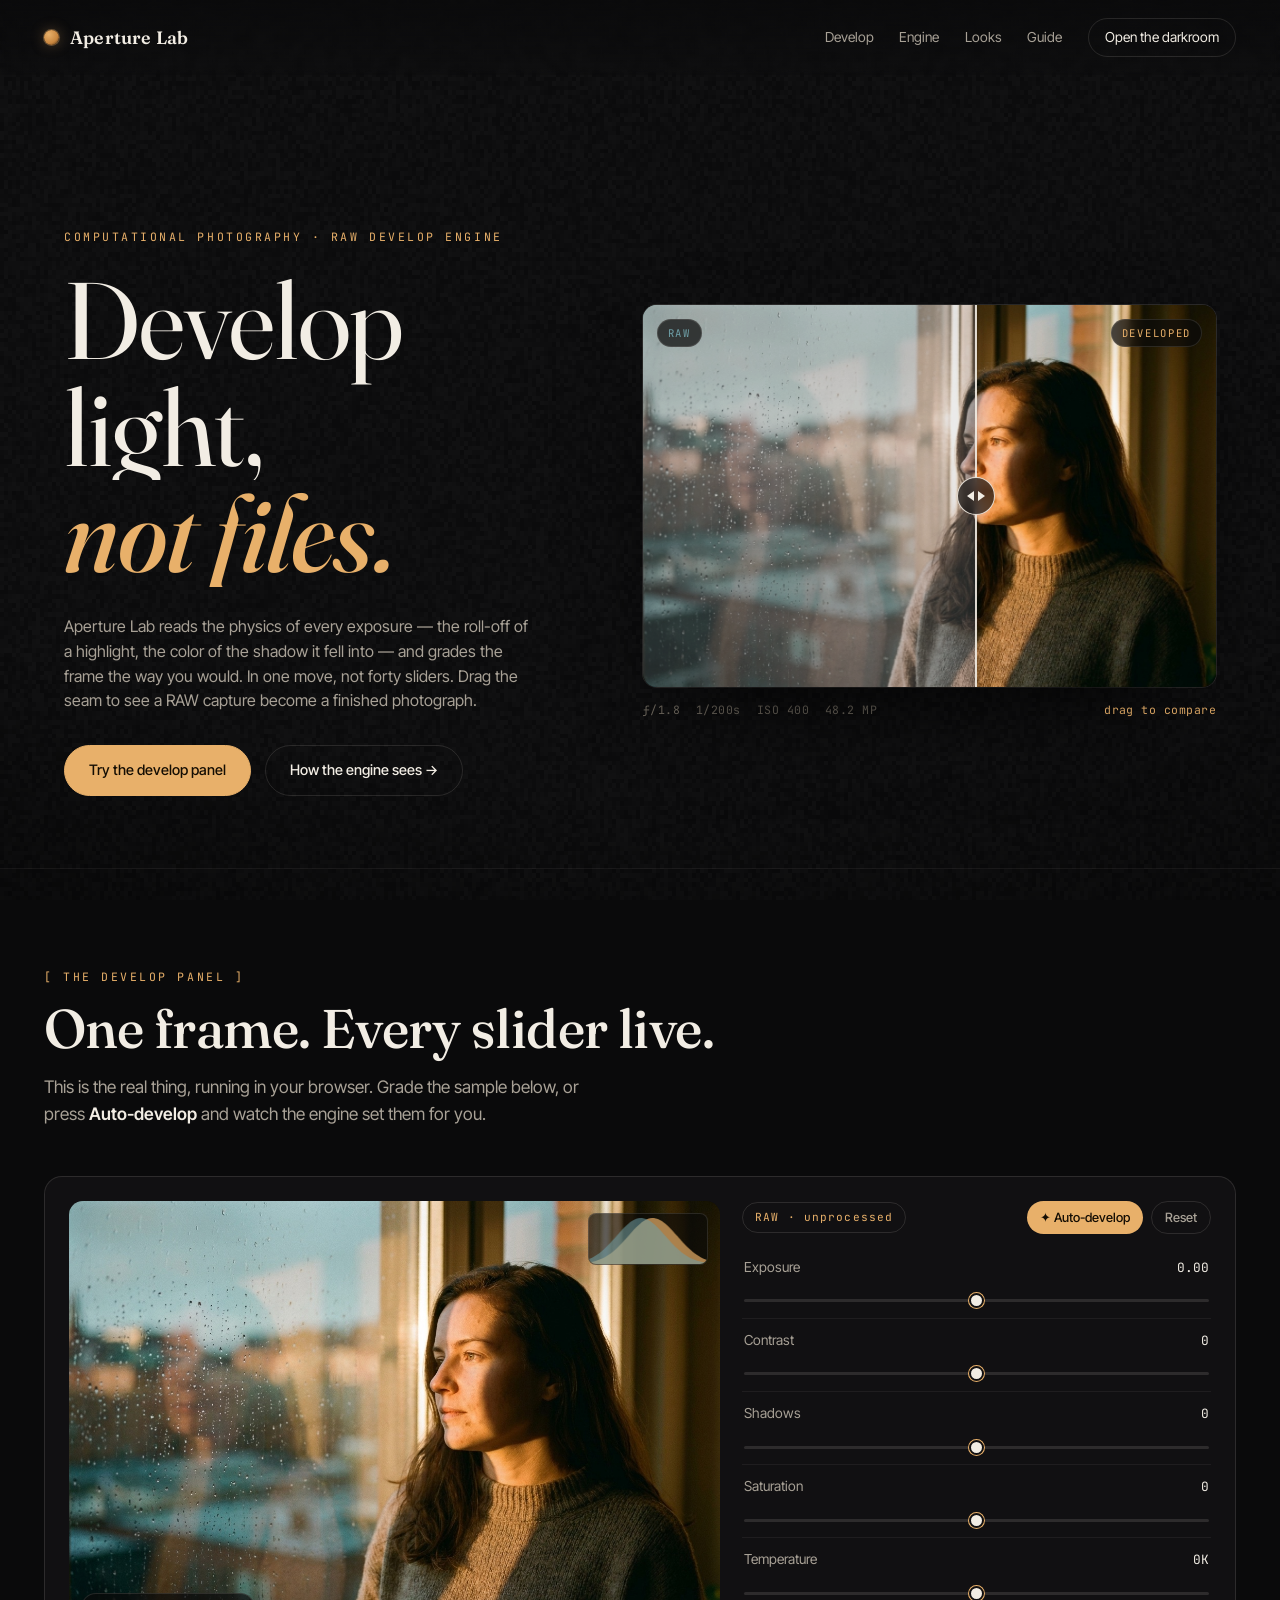
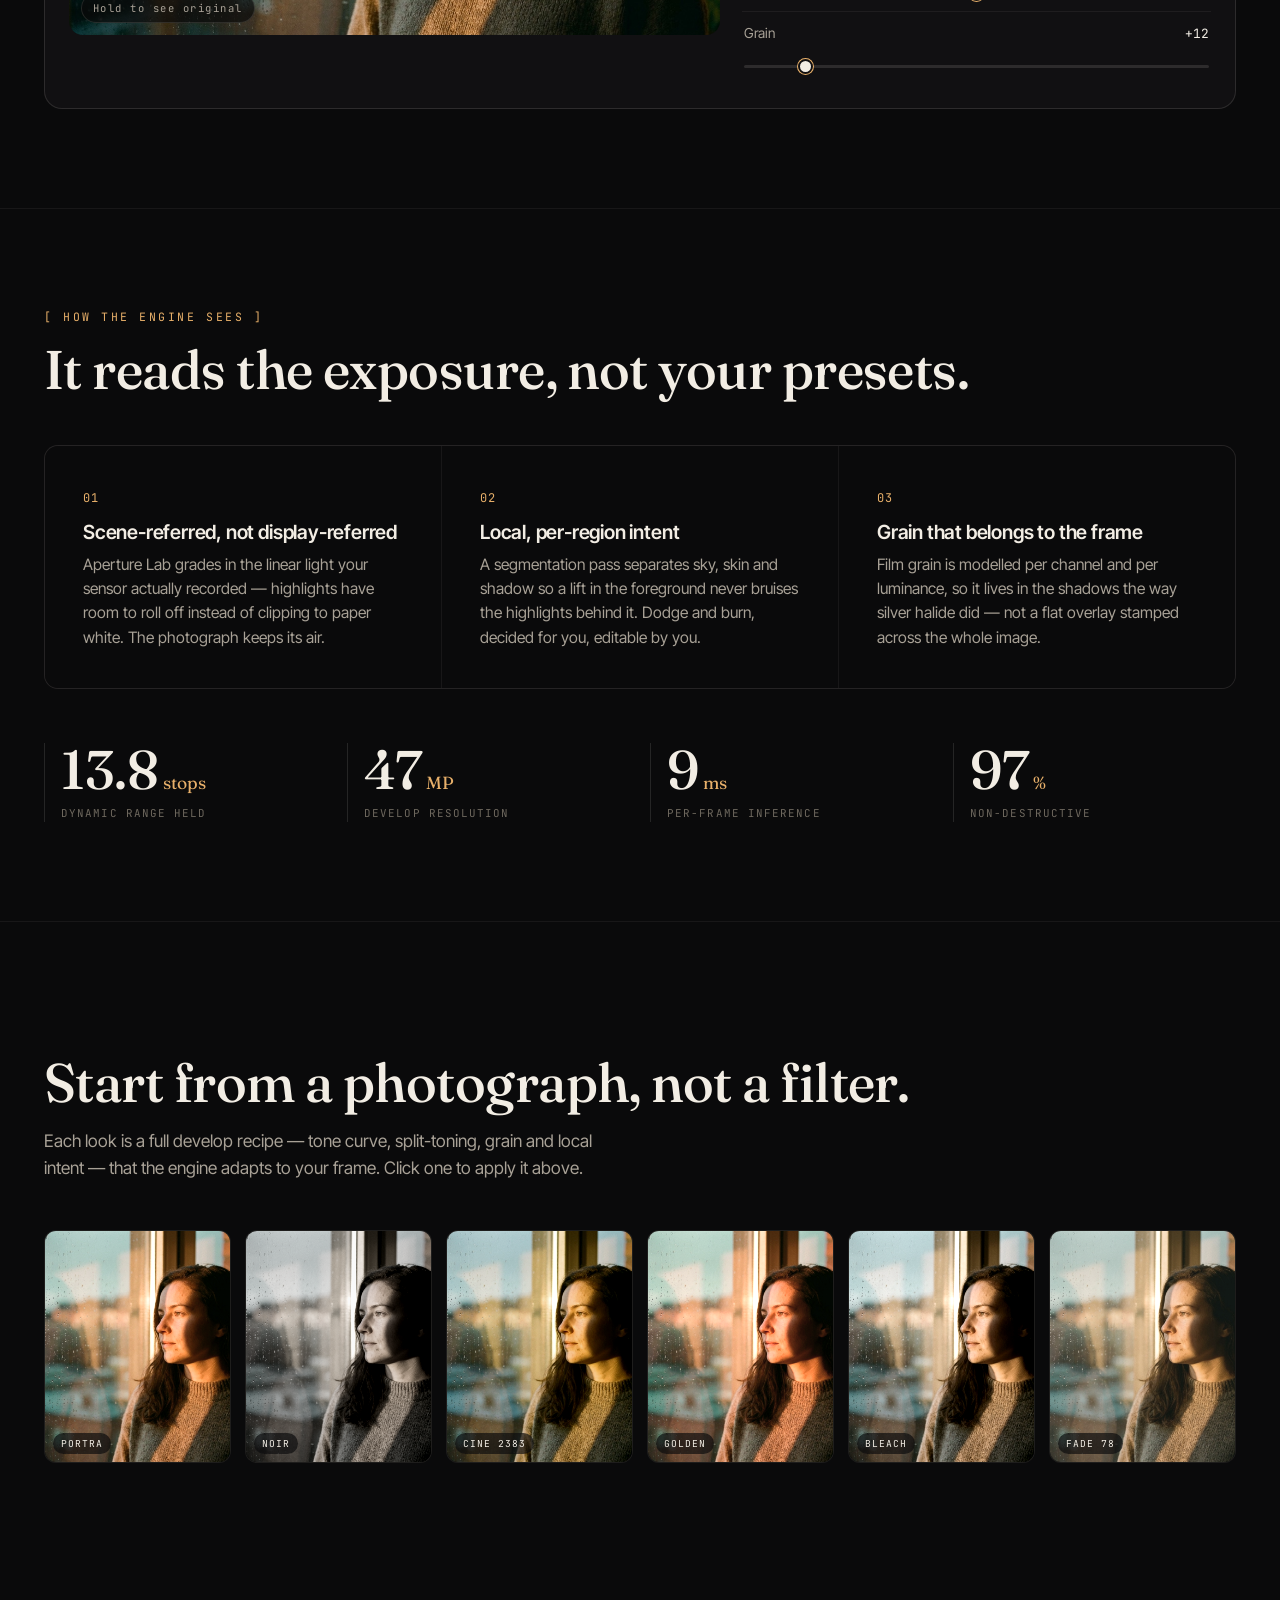
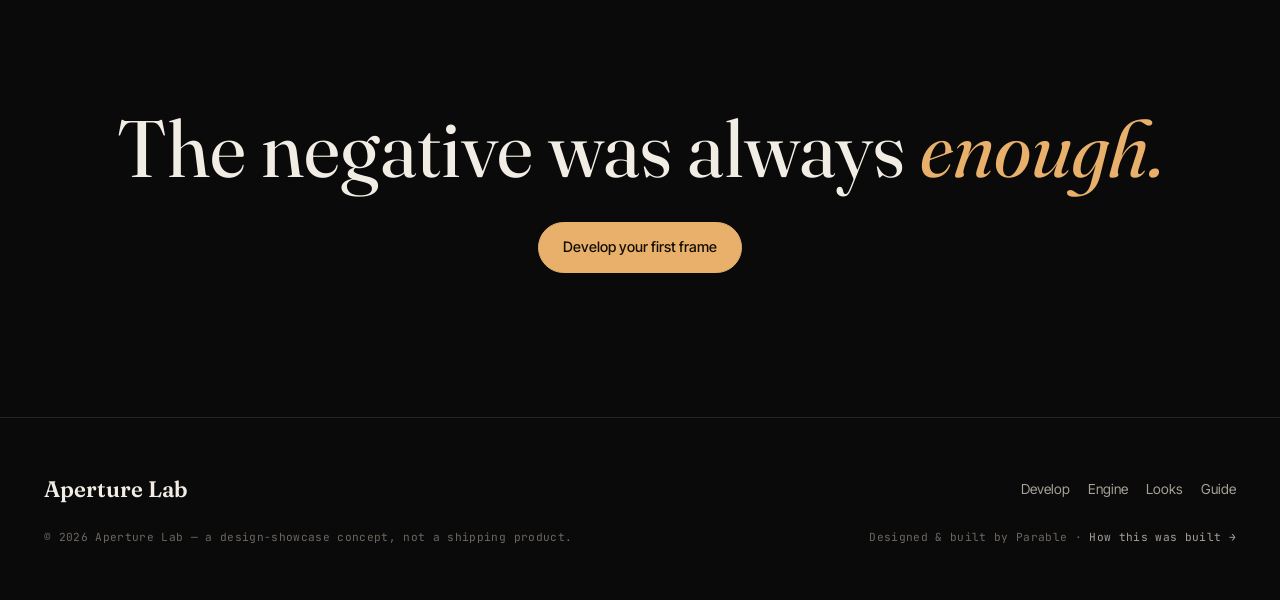
<file: index.html>
<!doctype html>
<html lang="en">
<head>
<meta charset="utf-8" />
<meta name="viewport" content="width=device-width, initial-scale=1" />
<script>document.documentElement.classList.add('js')</script>
<title>Aperture Lab — develop light, not files</title>
<meta name="description" content="Aperture Lab is a computational-photography RAW editor. A neural develop engine reads the light in every frame and grades it the way you would — in one move. Drag to compare RAW and developed." />
<meta name="theme-color" content="#0a0a0b" />
<meta property="og:title" content="Aperture Lab — develop light, not files" />
<meta property="og:description" content="A computational-photography RAW editor. Drag to compare RAW and developed." />
<meta name="color-scheme" content="dark" />
<link rel="preconnect" href="https://fonts.googleapis.com" />
<link rel="preconnect" href="https://fonts.gstatic.com" crossorigin />
<link href="https://fonts.googleapis.com/css2?family=Fraunces:opsz,wght@9..144,400;9..144,500;9..144,600;9..144,900&family=Inter+Tight:wght@300;400;500;600&family=JetBrains+Mono:wght@400;500&display=swap" rel="stylesheet" />
<link rel="stylesheet" href="./styles.css" />
</head>
<body>
<canvas class="grain" aria-hidden="true"></canvas>
<div class="vignette" aria-hidden="true"></div>

<header class="nav">
  <a class="brand" href="./" aria-label="Aperture Lab home">
    <span class="brand-mark" aria-hidden="true"></span>
    <span class="brand-word">Aperture&nbsp;Lab</span>
  </a>
  <nav class="nav-links" aria-label="Primary">
    <a href="#develop">Develop</a>
    <a href="#engine">Engine</a>
    <a href="#looks">Looks</a>
    <a href="./guide/">Guide</a>
    <a class="nav-cta" href="#develop">Open the darkroom</a>
  </nav>
</header>

<main>
  <section class="hero">
    <div class="hero-copy">
      <p class="eyebrow reveal">Computational photography · RAW develop engine</p>
      <h1 class="hero-title">
        <span class="line"><span>Develop light,</span></span>
        <span class="line"><span><em>not files.</em></span></span>
      </h1>
      <p class="hero-sub reveal">Aperture Lab reads the physics of every exposure — the roll-off of a
        highlight, the color of the shadow it fell into — and grades the frame the way you would.
        In one move, not forty sliders. Drag the seam to see a RAW capture become a finished photograph.</p>
      <div class="hero-actions reveal">
        <a class="btn btn-primary" href="#develop">Try the develop panel</a>
        <a class="btn btn-ghost" href="#engine">How the engine sees →</a>
      </div>
    </div>

    <figure class="compare reveal" aria-label="Before and after: RAW capture versus developed frame. Drag the handle to compare.">
      <div class="compare-stage" id="compare">
        <img class="compare-img compare-dev" src="./assets/frame.jpg" alt="A woman at a rain-streaked window in warm afternoon light — the developed, color-graded frame." decoding="async" />
        <div class="compare-raw" aria-hidden="true">
          <img class="compare-img" src="./assets/frame.jpg" alt="" decoding="async" />
        </div>
        <span class="tag tag-raw" aria-hidden="true">RAW</span>
        <span class="tag tag-dev" aria-hidden="true">DEVELOPED</span>
        <button class="compare-handle" id="handle" type="button" aria-label="Comparison slider position" role="slider" aria-valuemin="0" aria-valuemax="100" aria-valuenow="50" aria-orientation="horizontal">
          <span class="handle-line" aria-hidden="true"></span>
          <span class="handle-grip" aria-hidden="true"></span>
        </button>
      </div>
      <figcaption class="compare-meta">
        <span>ƒ/1.8</span><span>1/200s</span><span>ISO 400</span><span>48.2 MP</span><span class="compare-hint">drag to compare</span>
      </figcaption>
    </figure>
  </section>

  <section id="develop" class="develop">
    <div class="section-head">
      <p class="kicker reveal">[ The develop panel ]</p>
      <h2 class="reveal">One frame. Every slider live.</h2>
      <p class="lede reveal">This is the real thing, running in your browser. Grade the sample below, or
        press <strong>Auto-develop</strong> and watch the engine set them for you.</p>
    </div>

    <div class="panel reveal">
      <div class="panel-view">
        <img class="panel-img" id="panelImg" src="./assets/frame.jpg" alt="Editable sample frame reflecting the current develop settings." />
        <span class="panel-original" id="peek">Hold to see original</span>
        <div class="panel-histogram" aria-hidden="true"><canvas id="histo"></canvas></div>
      </div>
      <div class="panel-rack" role="group" aria-label="Develop adjustments">
        <div class="rack-top">
          <span class="preset-pill" id="presetPill">RAW · unprocessed</span>
          <div class="rack-btns">
            <button class="mini" id="autoBtn" type="button">✦ Auto-develop</button>
            <button class="mini mini-ghost" id="resetBtn" type="button">Reset</button>
          </div>
        </div>
        <!-- sliders injected by JS for progressive enhancement; static fallback below -->
        <div class="sliders" id="sliders">
          <noscript><p class="nojs">Enable JavaScript to grade the sample frame interactively.</p></noscript>
        </div>
      </div>
    </div>
  </section>

  <section id="engine" class="engine">
    <div class="section-head">
      <p class="kicker reveal">[ How the engine sees ]</p>
      <h2 class="reveal">It reads the exposure, not your presets.</h2>
    </div>
    <div class="engine-grid">
      <article class="ecard reveal">
        <span class="ecard-n">01</span>
        <h3>Scene-referred, not display-referred</h3>
        <p>Aperture Lab grades in the linear light your sensor actually recorded — highlights have room
          to roll off instead of clipping to paper white. The photograph keeps its air.</p>
      </article>
      <article class="ecard reveal">
        <span class="ecard-n">02</span>
        <h3>Local, per-region intent</h3>
        <p>A segmentation pass separates sky, skin and shadow so a lift in the foreground never bruises
          the highlights behind it. Dodge and burn, decided for you, editable by you.</p>
      </article>
      <article class="ecard reveal">
        <span class="ecard-n">03</span>
        <h3>Grain that belongs to the frame</h3>
        <p>Film grain is modelled per channel and per luminance, so it lives in the shadows the way silver
          halide did — not a flat overlay stamped across the whole image.</p>
      </article>
    </div>

    <div class="stats reveal" aria-label="Engine specifications">
      <div class="stat"><span class="s-num" data-to="14.2" data-dec="1">0</span><span class="s-suf">stops</span><span class="s-lbl">dynamic range held</span></div>
      <div class="stat"><span class="s-num" data-to="48" data-dec="0">0</span><span class="s-suf">MP</span><span class="s-lbl">develop resolution</span></div>
      <div class="stat"><span class="s-num" data-to="9">0</span><span class="s-suf">ms</span><span class="s-lbl">per-frame inference</span></div>
      <div class="stat"><span class="s-num" data-to="100" data-dec="0">0</span><span class="s-suf">%</span><span class="s-lbl">non-destructive</span></div>
    </div>
  </section>

  <section id="looks" class="looks">
    <div class="section-head">
      <p class="kicker reveal">[ Looks ]</p>
      <h2 class="reveal">Start from a photograph, not a filter.</h2>
      <p class="lede reveal">Each look is a full develop recipe — tone curve, split-toning, grain and local
        intent — that the engine adapts to your frame. Click one to apply it above.</p>
    </div>
    <div class="look-row" id="lookRow" role="listbox" aria-label="Develop looks"></div>
  </section>

  <section class="closer">
    <p class="closer-line reveal">The negative was always <em>enough.</em></p>
    <a class="btn btn-primary reveal" href="#develop">Develop your first frame</a>
  </section>
</main>

<footer class="footer">
  <div class="foot-top">
    <span class="foot-brand">Aperture&nbsp;Lab</span>
    <div class="foot-links">
      <a href="#develop">Develop</a><a href="#engine">Engine</a><a href="#looks">Looks</a><a href="./guide/">Guide</a>
    </div>
  </div>
  <div class="foot-bottom">
    <span>© 2026 Aperture Lab — a design-showcase concept, not a shipping product.</span>
    <span>Designed &amp; built by Parable · <a href="./guide/">How this was built →</a></span>
  </div>
</footer>

<script src="https://cdn.jsdelivr.net/npm/gsap@3.12.5/dist/gsap.min.js" defer></script>
<script src="./main.js" defer></script>
</body>
</html>
</file>
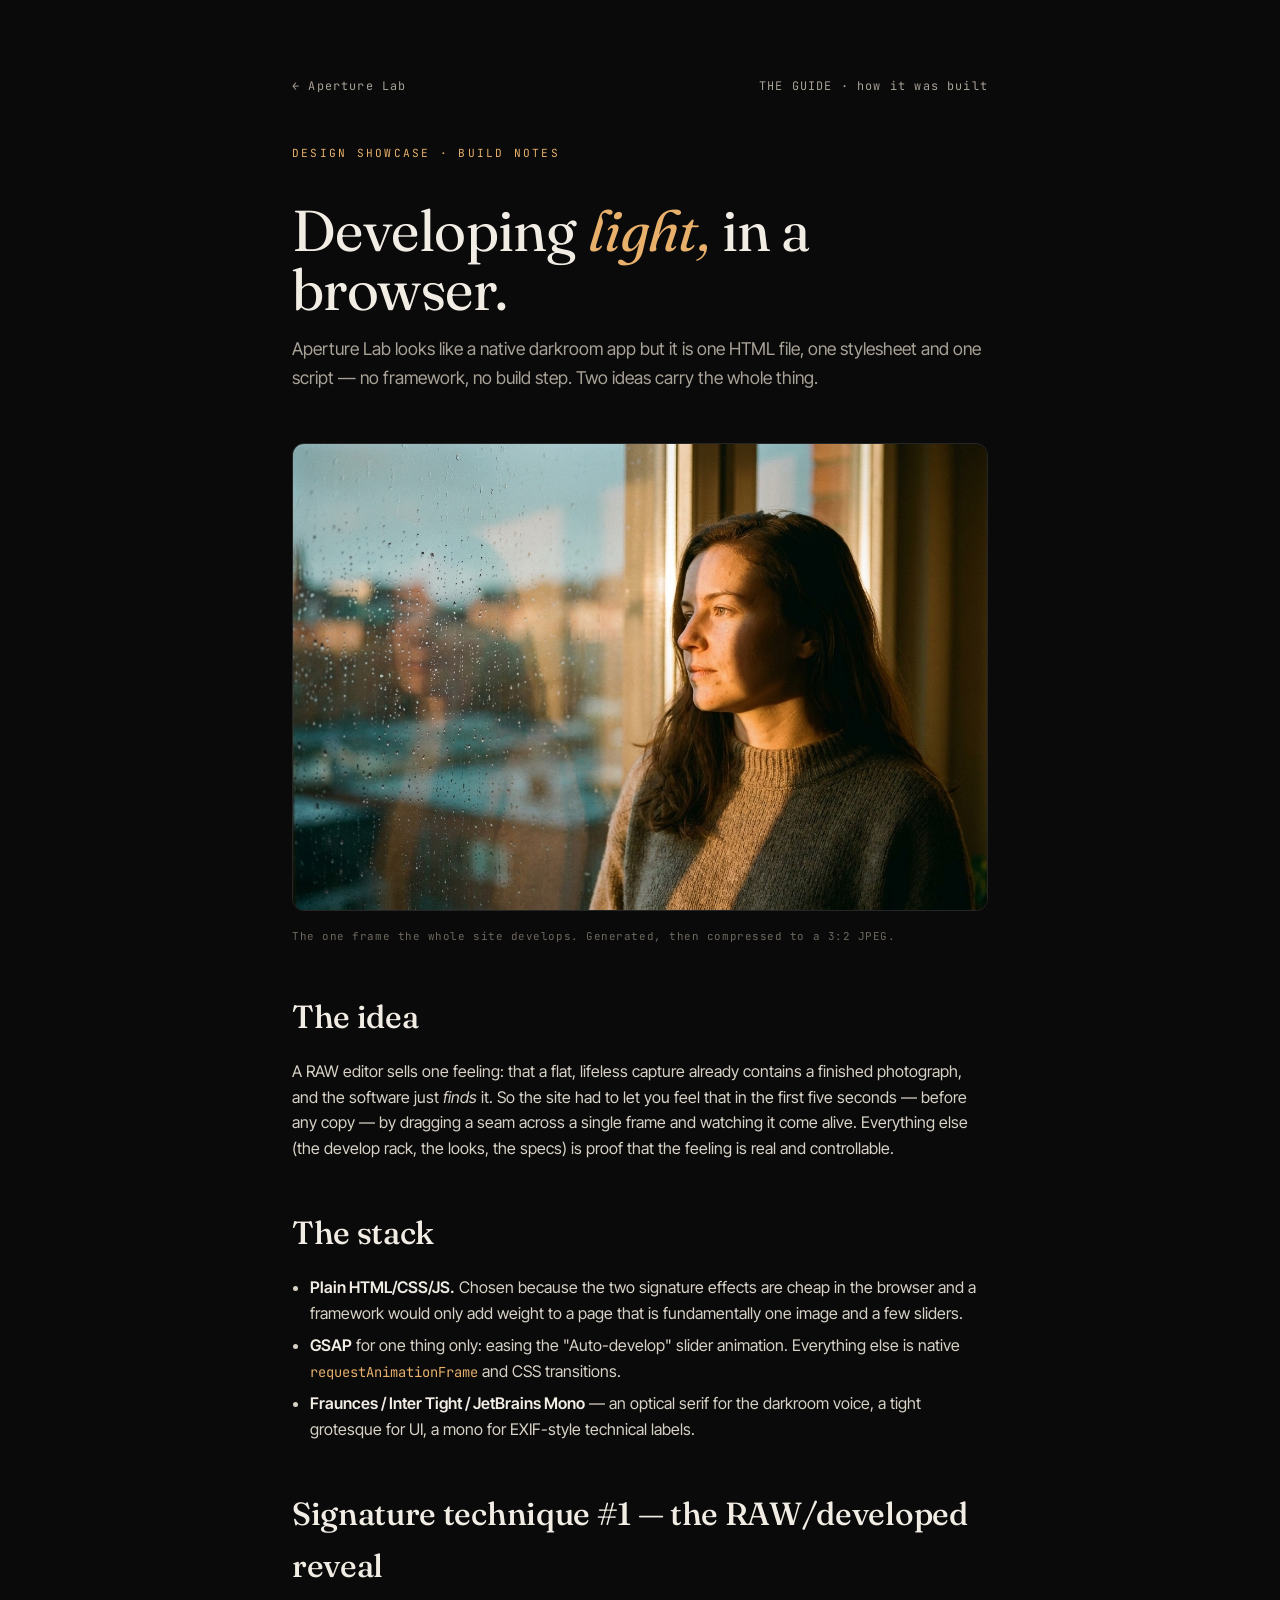
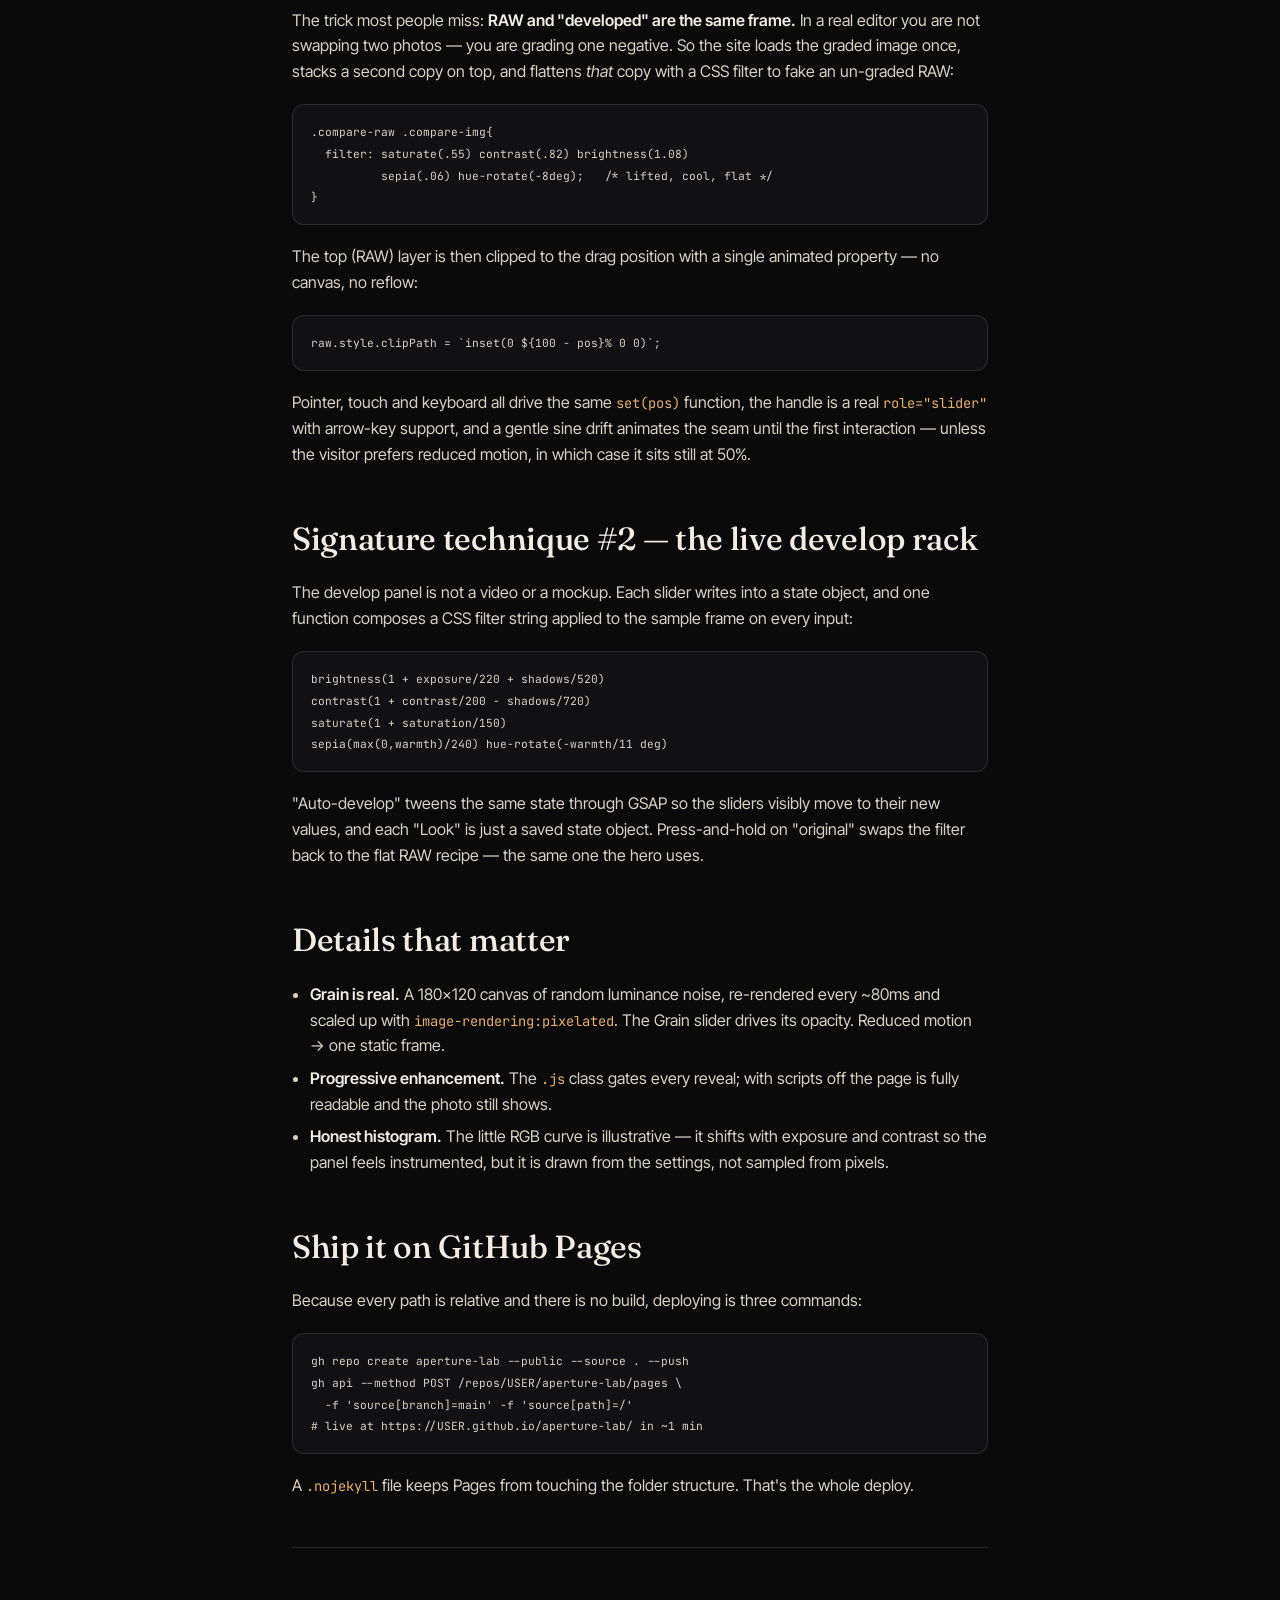
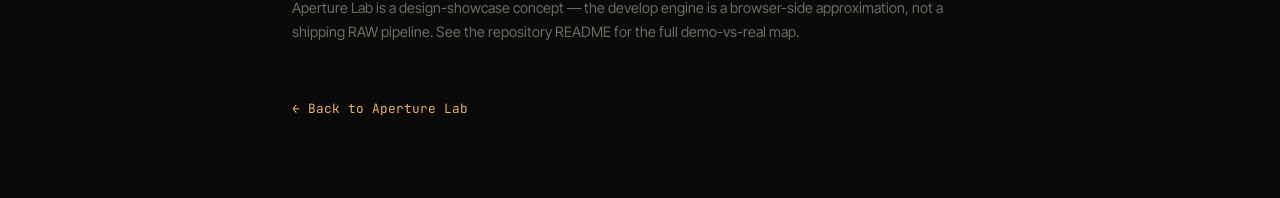
<file: guide/index.html>
<!doctype html>
<html lang="en">
<head>
<meta charset="utf-8" />
<meta name="viewport" content="width=device-width, initial-scale=1" />
<title>How Aperture Lab was built — the guide</title>
<meta name="description" content="A walkthrough of Aperture Lab's signature techniques: the draggable RAW/developed reveal and the live CSS-filter develop rack." />
<meta name="theme-color" content="#0a0a0b" />
<meta name="color-scheme" content="dark" />
<link rel="preconnect" href="https://fonts.googleapis.com" />
<link rel="preconnect" href="https://fonts.gstatic.com" crossorigin />
<link href="https://fonts.googleapis.com/css2?family=Fraunces:opsz,wght@9..144,400;9..144,500;9..144,600&family=Inter+Tight:wght@300;400;500;600&family=JetBrains+Mono:wght@400;500&display=swap" rel="stylesheet" />
<style>
:root{--stage:#0a0a0b;--ink:#f2ede4;--dim:#a8a196;--faint:#6e685e;--amber:#e8b06a;--line:rgba(242,237,228,.12);--max:760px}
*{box-sizing:border-box;margin:0;padding:0}
body{background:var(--stage);color:var(--ink);font-family:"Inter Tight",system-ui,sans-serif;line-height:1.62;-webkit-font-smoothing:antialiased}
a{color:var(--amber);text-decoration:none}a:hover{text-decoration:underline}
.wrap{max-width:var(--max);margin:0 auto;padding:clamp(28px,6vw,80px) clamp(18px,5vw,32px)}
.top{display:flex;justify-content:space-between;align-items:center;margin-bottom:3rem;font-family:"JetBrains Mono",monospace;font-size:.74rem;letter-spacing:.1em;color:var(--dim)}
.top a{color:var(--dim)}.top a:hover{color:var(--amber)}
h1{font-family:"Fraunces",serif;font-weight:400;font-size:clamp(2.2rem,6vw,3.6rem);line-height:1.03;margin-bottom:.5rem;letter-spacing:-.01em}
h1 em{color:var(--amber);font-style:italic}
.sub{color:var(--dim);font-size:1.1rem;margin-bottom:3.2rem}
h2{font-family:"Fraunces",serif;font-weight:500;font-size:clamp(1.5rem,3.6vw,2rem);margin:2.8rem 0 1rem;letter-spacing:-.01em}
.ey{font-family:"JetBrains Mono",monospace;font-size:.7rem;letter-spacing:.2em;text-transform:uppercase;color:var(--amber);display:block;margin-bottom:2.4rem}
p{color:#d8d2c6;margin:1rem 0}
strong{color:var(--ink);font-weight:600}
ul{margin:1rem 0 1rem 1.1rem;color:#d8d2c6}li{margin:.4rem 0}
pre{background:#111013;border:1px solid var(--line);border-radius:12px;padding:16px 18px;overflow-x:auto;margin:1.2rem 0;font-family:"JetBrains Mono",monospace;font-size:.82rem;line-height:1.65;color:#d8d2c6}
code{font-family:"JetBrains Mono",monospace;font-size:.86em;color:var(--amber)}
pre code{color:inherit}
.rule{height:1px;background:var(--line);margin:3rem 0;border:0}
.back{display:inline-block;margin-top:2.5rem;font-family:"JetBrains Mono",monospace;font-size:.8rem}
figure{margin:1.6rem 0}figure img{width:100%;border-radius:12px;border:1px solid var(--line)}
figcaption{font-family:"JetBrains Mono",monospace;font-size:.68rem;color:var(--faint);margin-top:.6rem;letter-spacing:.05em}
</style>
</head>
<body>
<div class="wrap">
  <div class="top">
    <a href="../">← Aperture Lab</a>
    <span>THE GUIDE · how it was built</span>
  </div>

  <span class="ey">Design showcase · build notes</span>
  <h1>Developing <em>light,</em> in a browser.</h1>
  <p class="sub">Aperture Lab looks like a native darkroom app but it is one HTML file, one stylesheet
    and one script — no framework, no build step. Two ideas carry the whole thing.</p>

  <figure>
    <img src="../assets/frame.jpg" alt="The sample frame used throughout the site." loading="lazy" />
    <figcaption>The one frame the whole site develops. Generated, then compressed to a 3:2 JPEG.</figcaption>
  </figure>

  <h2>The idea</h2>
  <p>A RAW editor sells one feeling: that a flat, lifeless capture already contains a finished photograph,
    and the software just <em>finds</em> it. So the site had to let you feel that in the first five seconds —
    before any copy — by dragging a seam across a single frame and watching it come alive. Everything else
    (the develop rack, the looks, the specs) is proof that the feeling is real and controllable.</p>

  <h2>The stack</h2>
  <ul>
    <li><strong>Plain HTML/CSS/JS.</strong> Chosen because the two signature effects are cheap in the
      browser and a framework would only add weight to a page that is fundamentally one image and a few sliders.</li>
    <li><strong>GSAP</strong> for one thing only: easing the "Auto-develop" slider animation. Everything else
      is native <code>requestAnimationFrame</code> and CSS transitions.</li>
    <li><strong>Fraunces / Inter&nbsp;Tight / JetBrains&nbsp;Mono</strong> — an optical serif for the
      darkroom voice, a tight grotesque for UI, a mono for EXIF-style technical labels.</li>
  </ul>

  <h2>Signature technique #1 — the RAW/developed reveal</h2>
  <p>The trick most people miss: <strong>RAW and "developed" are the same frame.</strong> In a real editor
    you are not swapping two photos — you are grading one negative. So the site loads the graded image once,
    stacks a second copy on top, and flattens <em>that</em> copy with a CSS filter to fake an un-graded RAW:</p>
  <pre><code>.compare-raw .compare-img{
  filter: saturate(.55) contrast(.82) brightness(1.08)
          sepia(.06) hue-rotate(-8deg);   /* lifted, cool, flat */
}</code></pre>
  <p>The top (RAW) layer is then clipped to the drag position with a single animated property — no canvas,
    no reflow:</p>
  <pre><code>raw.style.clipPath = `inset(0 ${100 - pos}% 0 0)`;</code></pre>
  <p>Pointer, touch and keyboard all drive the same <code>set(pos)</code> function, the handle is a real
    <code>role="slider"</code> with arrow-key support, and a gentle sine drift animates the seam until the
    first interaction — unless the visitor prefers reduced motion, in which case it sits still at 50%.</p>

  <h2>Signature technique #2 — the live develop rack</h2>
  <p>The develop panel is not a video or a mockup. Each slider writes into a state object, and one function
    composes a CSS filter string applied to the sample frame on every input:</p>
  <pre><code>brightness(1 + exposure/220 + shadows/520)
contrast(1 + contrast/200 − shadows/720)
saturate(1 + saturation/150)
sepia(max(0,warmth)/240) hue-rotate(−warmth/11 deg)</code></pre>
  <p>"Auto-develop" tweens the same state through GSAP so the sliders visibly move to their new values, and
    each "Look" is just a saved state object. Press-and-hold on "original" swaps the filter back to the flat
    RAW recipe — the same one the hero uses.</p>

  <h2>Details that matter</h2>
  <ul>
    <li><strong>Grain is real.</strong> A 180×120 canvas of random luminance noise, re-rendered every ~80ms and
      scaled up with <code>image-rendering:pixelated</code>. The Grain slider drives its opacity. Reduced motion → one static frame.</li>
    <li><strong>Progressive enhancement.</strong> The <code>.js</code> class gates every reveal; with scripts off
      the page is fully readable and the photo still shows.</li>
    <li><strong>Honest histogram.</strong> The little RGB curve is illustrative — it shifts with exposure and
      contrast so the panel feels instrumented, but it is drawn from the settings, not sampled from pixels.</li>
  </ul>

  <h2>Ship it on GitHub Pages</h2>
  <p>Because every path is relative and there is no build, deploying is three commands:</p>
  <pre><code>gh repo create aperture-lab --public --source . --push
gh api --method POST /repos/USER/aperture-lab/pages \
  -f 'source[branch]=main' -f 'source[path]=/'
# live at https://USER.github.io/aperture-lab/ in ~1 min</code></pre>
  <p>A <code>.nojekyll</code> file keeps Pages from touching the folder structure. That's the whole deploy.</p>

  <hr class="rule" />
  <p style="color:var(--faint);font-size:.9rem">Aperture Lab is a design-showcase concept — the develop engine is a
    browser-side approximation, not a shipping RAW pipeline. See the repository README for the full demo-vs-real map.</p>
  <a class="back" href="../">← Back to Aperture Lab</a>
</div>
</body>
</html>
</file>
<file: styles.css>
/* ============================================================
   Aperture Lab — cinematic darkroom design system
   Tokens first (design system lives here).
   ============================================================ */
:root{
  --stage:#0a0a0b;        /* near-black darkroom stage */
  --stage-2:#111012;      /* raised surface */
  --panel:#151316;
  --ink:#f2ede4;          /* warm ivory */
  --dim:#a8a196;
  --faint:#6e685e;
  --amber:#e8b06a;        /* safelight */
  --amber-deep:#c8863f;
  --teal:#6fa0a8;         /* cool cast of an un-graded RAW */
  --line:rgba(242,237,228,.12);
  --line-2:rgba(242,237,228,.06);
  --max:1240px;
  --ease:cubic-bezier(.16,1,.3,1);      /* signature: expo-out, slow settle */
  --ease-soft:cubic-bezier(.33,.9,.32,1);
  --r:14px;
}
*{box-sizing:border-box;margin:0;padding:0}
html{scroll-behavior:smooth;-webkit-text-size-adjust:100%}
@media (prefers-reduced-motion:reduce){html{scroll-behavior:auto}}
body{
  background:var(--stage);color:var(--ink);
  font-family:"Inter Tight",system-ui,sans-serif;font-weight:400;line-height:1.55;
  overflow-x:hidden;-webkit-font-smoothing:antialiased;text-rendering:optimizeLegibility;
}
a{color:inherit;text-decoration:none}
em{font-style:italic}
::selection{background:var(--amber);color:#120c04}
img{max-width:100%;display:block}

/* fixed decorative layers */
.grain{position:fixed;inset:0;z-index:1;pointer-events:none;opacity:.05;mix-blend-mode:screen}
.vignette{position:fixed;inset:0;z-index:1;pointer-events:none;
  background:radial-gradient(120% 90% at 50% 40%,transparent 55%,rgba(0,0,0,.55) 100%)}
body>*:not(.grain):not(.vignette){position:relative;z-index:2}

/* ---------- type scale ---------- */
.eyebrow,.kicker{font-family:"JetBrains Mono",monospace;font-size:.72rem;letter-spacing:.22em;
  text-transform:uppercase;color:var(--amber)}
h1,h2,h3{font-family:"Fraunces",Georgia,serif;font-weight:500;letter-spacing:-.01em;line-height:1.02}
.hero-title{font-weight:400;font-size:clamp(2.9rem,8.5vw,7rem);line-height:.98}
.hero-title em{color:var(--amber);font-style:italic;font-weight:500}
h2{font-size:clamp(2rem,4.6vw,3.4rem);font-weight:500}
h3{font-size:1.22rem;font-weight:600;font-family:"Inter Tight",sans-serif;letter-spacing:-.01em}

/* ---------- nav ---------- */
.nav{position:fixed;top:0;left:0;right:0;z-index:60;display:flex;justify-content:space-between;align-items:center;
  padding:18px clamp(18px,4vw,44px);
  background:linear-gradient(180deg,rgba(10,10,11,.82),rgba(10,10,11,0));backdrop-filter:blur(3px)}
.brand{display:flex;align-items:center;gap:11px;font-family:"Fraunces",serif;font-size:1.12rem;font-weight:600;letter-spacing:.01em}
.brand-mark{width:15px;height:15px;border-radius:50%;flex:none;
  background:radial-gradient(circle at 32% 30%,var(--amber),var(--amber-deep) 60%,#3a2410);
  box-shadow:0 0 0 1px rgba(232,176,106,.35),0 0 14px rgba(232,176,106,.35)}
.nav-links{display:flex;gap:clamp(12px,2vw,26px);align-items:center;font-size:.86rem;color:var(--dim)}
.nav-links a{transition:color .3s var(--ease)}
.nav-links a:hover{color:var(--ink)}
.nav-cta{border:1px solid var(--line);border-radius:40px;padding:8px 16px;color:var(--ink)!important;transition:border-color .3s,background .3s}
.nav-cta:hover{border-color:var(--amber);background:rgba(232,176,106,.08)}
@media(max-width:860px){.nav-links a:not(.nav-cta){display:none}}

/* ---------- hero ---------- */
.hero{max-width:var(--max);margin:0 auto;padding:clamp(120px,17vh,180px) clamp(18px,4vw,44px) clamp(56px,8vh,90px);
  display:grid;grid-template-columns:1fr;gap:clamp(34px,5vw,60px);align-items:center}
@media(min-width:1000px){.hero{grid-template-columns:0.95fr 1.05fr}}
.eyebrow{margin-bottom:1.3rem}
.hero-sub{max-width:52ch;margin:1.7rem 0 2rem;color:var(--dim);font-size:clamp(1rem,1.25vw,1.16rem)}
.hero-actions{display:flex;gap:14px;flex-wrap:wrap}
.btn{display:inline-flex;align-items:center;gap:8px;border-radius:40px;padding:13px 24px;font-size:.9rem;font-weight:500;
  border:1px solid var(--line);transition:transform .4s var(--ease),background .3s,border-color .3s,color .3s;cursor:pointer}
.btn:hover{transform:translateY(-2px)}
.btn-primary{background:var(--amber);color:#140d03;border-color:var(--amber)}
.btn-primary:hover{background:#f0bd7c;box-shadow:0 10px 34px -12px rgba(232,176,106,.6)}
.btn-ghost:hover{border-color:var(--amber);color:var(--amber)}

/* ---------- compare (before/after) ---------- */
.compare{width:100%}
.compare-stage{position:relative;aspect-ratio:3/2;border-radius:var(--r);overflow:hidden;
  background:linear-gradient(135deg,#17151a,#0c0b0d);box-shadow:0 40px 90px -40px rgba(0,0,0,.9),0 0 0 1px var(--line);
  touch-action:none;cursor:ew-resize;user-select:none}
.compare-img{position:absolute;inset:0;width:100%;height:100%;object-fit:cover}
.compare-raw{position:absolute;inset:0;overflow:hidden;clip-path:inset(0 50% 0 0);will-change:clip-path}
/* the RAW = same frame, flattened: lifted blacks, low contrast, cool/green cast, desaturated */
.compare-raw .compare-img{filter:saturate(.55) contrast(.82) brightness(1.08) sepia(.06) hue-rotate(-8deg)}
.compare-raw::after{content:"";position:absolute;inset:0;background:rgba(90,110,120,.12)}
.tag{position:absolute;top:14px;font-family:"JetBrains Mono",monospace;font-size:.66rem;letter-spacing:.16em;
  padding:5px 10px;border-radius:30px;background:rgba(10,10,11,.72);border:1px solid var(--line);backdrop-filter:blur(4px)}
.tag-raw{left:14px;color:var(--teal)}
.tag-dev{right:14px;color:var(--amber)}
.compare-handle{position:absolute;top:0;bottom:0;left:50%;width:44px;transform:translateX(-50%);
  background:none;border:0;cursor:ew-resize;display:grid;place-items:center;padding:0}
.handle-line{position:absolute;top:0;bottom:0;left:50%;width:2px;transform:translateX(-50%);background:rgba(242,237,228,.9);box-shadow:0 0 12px rgba(0,0,0,.5)}
.handle-grip{position:relative;width:38px;height:38px;border-radius:50%;background:rgba(10,10,11,.66);
  border:1.5px solid rgba(242,237,228,.9);backdrop-filter:blur(4px);display:grid;place-items:center;transition:transform .3s var(--ease)}
.handle-grip::before,.handle-grip::after{content:"";position:absolute;width:0;height:0;border-block:5px solid transparent}
.handle-grip::before{border-right:7px solid var(--ink);left:9px}
.handle-grip::after{border-left:7px solid var(--ink);right:9px}
.compare-handle:hover .handle-grip,.compare-handle:focus-visible .handle-grip{transform:scale(1.12)}
.compare-handle:focus-visible{outline:none}
.compare-handle:focus-visible .handle-grip{box-shadow:0 0 0 3px var(--amber)}
.compare-meta{display:flex;gap:16px;flex-wrap:wrap;margin-top:14px;font-family:"JetBrains Mono",monospace;
  font-size:.72rem;color:var(--faint);letter-spacing:.04em}
.compare-hint{margin-left:auto;color:var(--amber);opacity:.9}

/* ---------- section shell ---------- */
section{padding:clamp(72px,11vh,140px) clamp(18px,4vw,44px)}
.section-head{max-width:var(--max);margin:0 auto 3rem}
.kicker{margin-bottom:1rem}
.lede{max-width:56ch;margin-top:1.1rem;color:var(--dim);font-size:1.08rem}
.lede strong{color:var(--ink);font-weight:600}

/* ---------- develop panel ---------- */
.develop{border-top:1px solid var(--line-2)}
.panel{max-width:var(--max);margin:0 auto;display:grid;grid-template-columns:1fr;gap:22px;
  background:var(--stage-2);border:1px solid var(--line);border-radius:calc(var(--r) + 4px);padding:clamp(16px,2.4vw,24px)}
@media(min-width:920px){.panel{grid-template-columns:1.25fr .9fr}}
.panel-view{position:relative;aspect-ratio:3/2;border-radius:var(--r);overflow:hidden;background:#000;box-shadow:inset 0 0 0 1px var(--line-2)}
.panel-img{width:100%;height:100%;object-fit:cover;transition:filter .12s linear}
.panel-original{position:absolute;left:12px;bottom:12px;font-family:"JetBrains Mono",monospace;font-size:.66rem;
  letter-spacing:.14em;color:var(--dim);background:rgba(10,10,11,.7);border:1px solid var(--line);
  padding:6px 11px;border-radius:30px;cursor:pointer;user-select:none;transition:color .3s,border-color .3s}
.panel-original:hover{color:var(--ink);border-color:var(--amber)}
.panel-histogram{position:absolute;right:12px;top:12px;width:120px;height:52px;border-radius:8px;
  background:rgba(10,10,11,.62);border:1px solid var(--line);overflow:hidden}
.panel-histogram canvas{width:100%;height:100%;display:block}
.panel-rack{display:flex;flex-direction:column;gap:14px}
.rack-top{display:flex;align-items:center;justify-content:space-between;gap:10px;flex-wrap:wrap}
.preset-pill{font-family:"JetBrains Mono",monospace;font-size:.7rem;letter-spacing:.1em;color:var(--amber);
  border:1px solid var(--line);border-radius:30px;padding:6px 12px}
.rack-btns{display:flex;gap:8px}
.mini{font-family:"Inter Tight",sans-serif;font-size:.8rem;font-weight:500;color:#140d03;background:var(--amber);
  border:0;border-radius:30px;padding:8px 13px;cursor:pointer;transition:transform .3s var(--ease),background .3s}
.mini:hover{transform:translateY(-1px);background:#f0bd7c}
.mini-ghost{background:transparent;color:var(--dim);border:1px solid var(--line)}
.mini-ghost:hover{color:var(--ink);border-color:var(--amber);background:transparent}
.sliders{display:flex;flex-direction:column;gap:2px}
.slider{padding:9px 2px;border-bottom:1px solid var(--line-2)}
.slider:last-child{border-bottom:0}
.slider-top{display:flex;justify-content:space-between;align-items:baseline;margin-bottom:6px}
.slider-name{font-size:.86rem;color:var(--dim)}
.slider-val{font-family:"JetBrains Mono",monospace;font-size:.8rem;color:var(--ink);font-variant-numeric:tabular-nums}
.slider input[type=range]{-webkit-appearance:none;appearance:none;width:100%;height:3px;border-radius:3px;
  background:var(--line);outline:none;cursor:pointer}
.slider input[type=range]::-webkit-slider-thumb{-webkit-appearance:none;width:15px;height:15px;border-radius:50%;
  background:var(--ink);border:2px solid var(--stage-2);box-shadow:0 0 0 1px var(--amber);transition:transform .15s}
.slider input[type=range]::-moz-range-thumb{width:15px;height:15px;border-radius:50%;background:var(--ink);border:2px solid var(--stage-2);box-shadow:0 0 0 1px var(--amber)}
.slider input[type=range]:active::-webkit-slider-thumb{transform:scale(1.2)}
.slider input[type=range]:focus-visible::-webkit-slider-thumb{box-shadow:0 0 0 3px var(--amber)}
.nojs{color:var(--dim);font-size:.9rem}

/* ---------- engine ---------- */
.engine{border-top:1px solid var(--line-2)}
.engine-grid{max-width:var(--max);margin:0 auto;display:grid;grid-template-columns:1fr;gap:1px;background:var(--line-2);
  border:1px solid var(--line-2);border-radius:var(--r);overflow:hidden}
@media(min-width:800px){.engine-grid{grid-template-columns:repeat(3,1fr)}}
.ecard{background:var(--stage);padding:clamp(24px,3vw,38px)}
.ecard-n{font-family:"JetBrains Mono",monospace;font-size:.75rem;color:var(--amber);letter-spacing:.1em}
.ecard h3{margin:14px 0 10px}
.ecard p{color:var(--dim);font-size:.98rem}
.stats{max-width:var(--max);margin:clamp(44px,6vh,72px) auto 0;display:grid;grid-template-columns:repeat(2,1fr);gap:26px 20px}
@media(min-width:760px){.stats{grid-template-columns:repeat(4,1fr)}}
.stat{border-left:1px solid var(--line);padding-left:16px}
.s-num{font-family:"Fraunces",serif;font-weight:500;font-size:clamp(2.2rem,4.6vw,3.4rem);line-height:1;color:var(--ink)}
.s-suf{font-family:"Fraunces",serif;font-size:1.1rem;color:var(--amber);margin-left:4px}
.s-lbl{display:block;margin-top:8px;font-family:"JetBrains Mono",monospace;font-size:.68rem;letter-spacing:.1em;text-transform:uppercase;color:var(--faint)}

/* ---------- looks ---------- */
.looks{border-top:1px solid var(--line-2)}
.look-row{max-width:var(--max);margin:0 auto;display:grid;grid-template-columns:repeat(2,1fr);gap:14px}
@media(min-width:680px){.look-row{grid-template-columns:repeat(3,1fr)}}
@media(min-width:1000px){.look-row{grid-template-columns:repeat(6,1fr)}}
.look{position:relative;aspect-ratio:4/5;border-radius:12px;overflow:hidden;border:1px solid var(--line);
  cursor:pointer;background:#000;transition:transform .45s var(--ease),border-color .3s}
.look img{width:100%;height:100%;object-fit:cover;transition:filter .3s}
.look:hover{transform:translateY(-4px);border-color:var(--amber)}
.look[aria-selected=true]{border-color:var(--amber);box-shadow:0 0 0 1px var(--amber)}
.look-name{position:absolute;left:8px;bottom:8px;font-family:"JetBrains Mono",monospace;font-size:.6rem;
  letter-spacing:.1em;color:var(--ink);background:rgba(10,10,11,.66);padding:4px 8px;border-radius:20px}

/* ---------- closer ---------- */
.closer{text-align:center;padding-block:clamp(90px,16vh,180px)}
.closer-line{font-family:"Fraunces",serif;font-weight:400;font-size:clamp(2.2rem,7vw,5rem);line-height:1.05;margin-bottom:2rem}
.closer-line em{color:var(--amber);font-style:italic}

/* ---------- footer ---------- */
.footer{border-top:1px solid var(--line);padding:clamp(40px,6vh,64px) clamp(18px,4vw,44px)}
.foot-top{max-width:var(--max);margin:0 auto 22px;display:flex;justify-content:space-between;align-items:center;gap:20px;flex-wrap:wrap}
.foot-brand{font-family:"Fraunces",serif;font-size:1.4rem;font-weight:600}
.foot-links{display:flex;gap:18px;font-size:.86rem;color:var(--dim)}
.foot-links a:hover{color:var(--amber)}
.foot-bottom{max-width:var(--max);margin:0 auto;display:flex;justify-content:space-between;gap:14px;flex-wrap:wrap;
  font-family:"JetBrains Mono",monospace;font-size:.7rem;color:var(--faint);letter-spacing:.03em}
.foot-bottom a{color:var(--dim)}.foot-bottom a:hover{color:var(--amber)}

/* ---------- reveal + motion ---------- */
.js .reveal{opacity:0;transform:translateY(24px)}
.js .reveal.is-in{opacity:1;transform:none;transition:opacity 1s var(--ease),transform 1s var(--ease)}
.js .hero-title .line{overflow:hidden;display:block}
.js .hero-title .line>span{display:inline-block;transform:translateY(112%);transition:transform 1.1s var(--ease)}
.hero.loaded .hero-title .line>span{transform:translateY(0)}
.hero.loaded .reveal{opacity:1;transform:none;transition:opacity 1s var(--ease),transform 1s var(--ease)}
.hero .eyebrow{transition-delay:.05s}
.hero .line:nth-child(1)>span{transition-delay:.15s}
.hero .line:nth-child(2)>span{transition-delay:.28s}
.hero .hero-sub{transition-delay:.42s}.hero .hero-actions{transition-delay:.54s}.hero .compare{transition-delay:.4s}

a:focus-visible,.btn:focus-visible,.mini:focus-visible,.look:focus-visible,.panel-original:focus-visible{outline:2px solid var(--amber);outline-offset:3px;border-radius:6px}

@media (prefers-reduced-motion:reduce){
  .reveal,.js .reveal{opacity:1!important;transform:none!important;transition:none!important}
  .hero-title .line>span{transform:none!important;transition:none!important}
  .grain{animation:none!important}
  *{scroll-behavior:auto!important}
}
</file>
